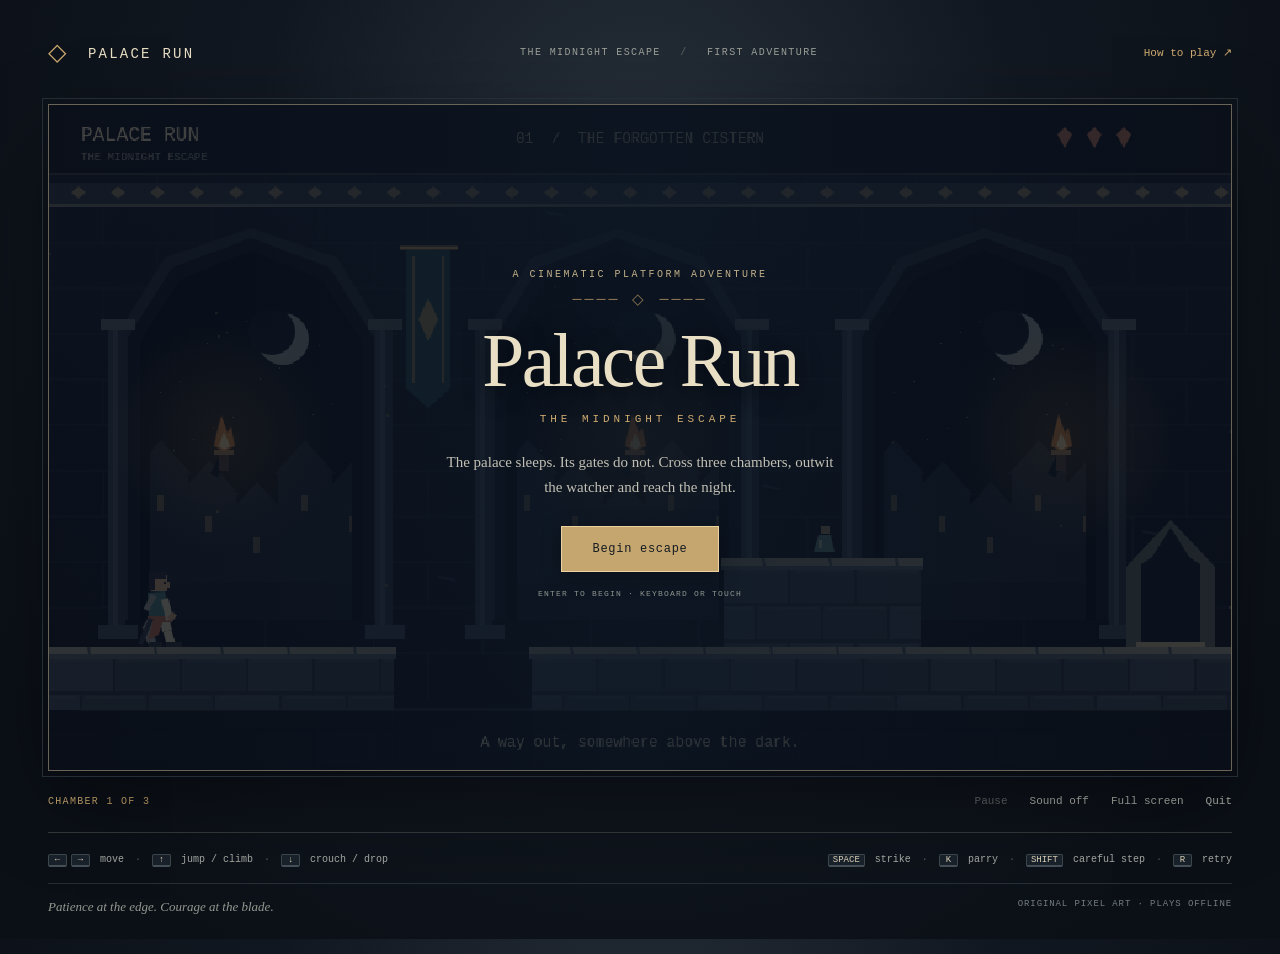
<file: index.html>
<!doctype html>
<html lang="en">
<head>
  <meta charset="utf-8"><meta name="viewport" content="width=device-width, initial-scale=1">
  <meta name="description" content="Palace Run: a short cinematic platform adventure. Cross the palace, face its watcher, escape into the night.">
  <title>Palace Run — The Midnight Escape</title><link rel="stylesheet" href="styles.css">
</head>
<body>
  <main class="shell">
    <header class="masthead">
      <a class="wordmark" href="index.html"><span class="emblem" aria-hidden="true">◇</span> PALACE RUN</a>
      <span class="edition">THE MIDNIGHT ESCAPE <span> / </span> FIRST ADVENTURE</span>
      <a class="text-link" href="install.html">How to play ↗</a>
    </header>
    <section class="game-stage" id="stage" aria-label="Game">
      <canvas id="game" width="960" height="540" tabindex="0" aria-label="Palace Run. Arrow keys move and jump, Space strikes, K parries, Shift walks carefully, Escape pauses." aria-describedby="controls">This game requires Canvas support.</canvas>
      <div class="overlay" id="overlay"><div class="title-card">
        <p class="kicker" id="overlay-kicker">A CINEMATIC PLATFORM ADVENTURE</p><div class="ornament" aria-hidden="true">──── ◇ ────</div>
        <h1 id="overlay-title">Palace Run</h1><p class="subtitle">THE MIDNIGHT ESCAPE</p>
        <p class="story" id="overlay-description">The palace sleeps. Its gates do not. Cross three chambers, outwit the watcher and reach the night.</p>
        <button class="primary" id="primary" type="button">Begin escape</button><p class="start-hint">ENTER TO BEGIN · KEYBOARD OR TOUCH</p>
      </div></div>
    </section>
    <div class="game-toolbar"><span class="room-label" id="room-label">CHAMBER 1 OF 3</span><div class="toolbar-actions">
      <button id="pause" type="button" disabled>Pause</button><button id="sound" type="button" aria-pressed="false">Sound off</button>
      <button id="fullscreen" type="button">Full screen</button><button id="quit" type="button">Quit</button>
    </div></div>
    <div class="touch" aria-label="Touch game controls">
      <button data-key="ArrowLeft" aria-label="Move left">←</button><button data-key="ArrowRight" aria-label="Move right">→</button>
      <button data-key="ArrowUp" aria-label="Jump or climb">↑ Jump</button><button data-key="ArrowDown" aria-label="Crouch or drop">↓</button>
      <button data-key="Space">Strike</button><button data-key="KeyK">Parry</button><button data-key="ShiftLeft">Walk</button>
    </div>
    <section class="controls" id="controls" aria-label="Keyboard controls">
      <p><kbd>←</kbd><kbd>→</kbd> move <span>·</span> <kbd>↑</kbd> jump / climb <span>·</span> <kbd>↓</kbd> crouch / drop</p>
      <p><kbd>SPACE</kbd> strike <span>·</span> <kbd>K</kbd> parry <span>·</span> <kbd>SHIFT</kbd> careful step <span>·</span> <kbd>R</kbd> retry</p>
    </section>
    <footer><span>Patience at the edge. Courage at the blade.</span><span>ORIGINAL PIXEL ART · PLAYS OFFLINE</span></footer>
    <p class="sr-only" role="status" aria-live="polite" id="status"></p>
  </main>
  <script src="src/engine.js"></script><script src="src/render.js"></script><script src="src/game.js"></script>
</body></html>
</file>
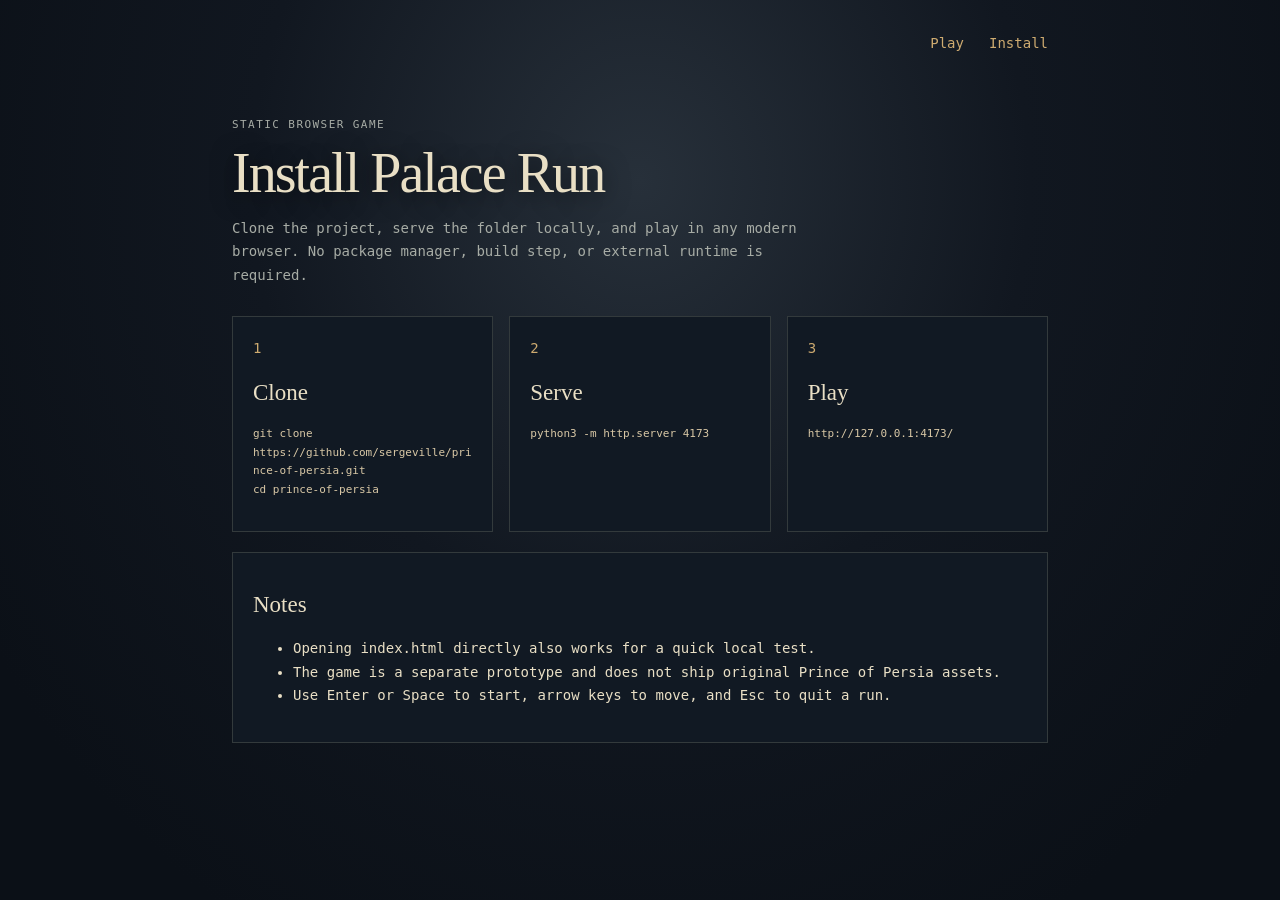
<file: install.html>
<!doctype html>
<html lang="en">
  <head>
    <meta charset="utf-8">
    <meta name="viewport" content="width=device-width, initial-scale=1">
    <title>Install Palace Run</title>
    <link rel="stylesheet" href="styles.css">
  </head>
  <body class="docs-page">
    <main class="install-shell">
      <nav class="top-nav" aria-label="Project navigation">
        <a href="index.html">Play</a>
        <a aria-current="page" href="install.html">Install</a>
      </nav>

      <section class="install-hero">
        <p class="eyebrow">Static browser game</p>
        <h1>Install Palace Run</h1>
        <p>
          Clone the project, serve the folder locally, and play in any modern browser.
          No package manager, build step, or external runtime is required.
        </p>
      </section>

      <section class="install-steps" aria-label="Installation steps">
        <article>
          <span class="step-number">1</span>
          <h2>Clone</h2>
          <pre><code>git clone https://github.com/sergeville/prince-of-persia.git
cd prince-of-persia</code></pre>
        </article>

        <article>
          <span class="step-number">2</span>
          <h2>Serve</h2>
          <pre><code>python3 -m http.server 4173</code></pre>
        </article>

        <article>
          <span class="step-number">3</span>
          <h2>Play</h2>
          <pre><code>http://127.0.0.1:4173/</code></pre>
        </article>
      </section>

      <section class="install-notes">
        <h2>Notes</h2>
        <ul>
          <li>Opening <code>index.html</code> directly also works for a quick local test.</li>
          <li>The game is a separate prototype and does not ship original Prince of Persia assets.</li>
          <li>Use <code>Enter</code> or <code>Space</code> to start, arrow keys to move, and <code>Esc</code> to quit a run.</li>
        </ul>
      </section>
    </main>
  </body>
</html>
</file>
<file: styles.css>
:root { color-scheme: dark; --ink: #e9dfc5; --muted: #939990; --gold: #ceab70; --line: #333a3c; }
* { box-sizing: border-box; }
html, body { margin: 0; min-height: 100%; }
body { background: radial-gradient(ellipse at 50% 20%, #27303a 0, #111720 43%, #0b1017 85%); color: var(--ink); font: 14px ui-monospace, "SFMono-Regular", Menlo, Consolas, monospace; }
button, a { -webkit-tap-highlight-color: transparent; }
button { font: inherit; cursor: pointer; }
button:disabled { opacity: .4; cursor: default; }
button:focus-visible, a:focus-visible, canvas:focus-visible { outline: 2px solid #e4c183; outline-offset: 4px; }
a { color: inherit; }
.shell { max-width: 1248px; padding: 0 32px; margin: 0 auto; }
.masthead { display: flex; align-items: center; justify-content: space-between; gap: 20px; height: 104px; }
.wordmark { font-size: 14px; letter-spacing: .16em; text-decoration: none; white-space: nowrap; }
.emblem { color: var(--gold); font-size: 24px; vertical-align: -2px; margin-right: 9px; }
.edition { color: #9b9f98; font-size: 10px; letter-spacing: .14em; }
.edition span { color: #5c665f; margin: 0 12px; }
.text-link { color: var(--gold); font-size: 11px; text-decoration: none; white-space: nowrap; }
.text-link:hover { color: #f1d6a1; }
.game-stage { position: relative; border: 1px solid #686556; outline: 1px solid #242e36; outline-offset: 5px; box-shadow: 0 30px 80px #0006; background: #0c121c; isolation: isolate; }
canvas { display: block; width: 100%; height: auto; image-rendering: pixelated; touch-action: none; }
.overlay { position: absolute; inset: 0; display: grid; place-items: center; background: linear-gradient(90deg, #080d17bb, #0b1420d9 50%, #080d17bb); text-align: center; padding: 18px; }
.overlay[hidden] { display: none; }
.title-card { width: min(100%, 520px); }
.kicker { color: #c2b088; letter-spacing: .25em; font-size: 10px; margin: 0 0 10px; }
.ornament { font-size: 15px; color: #8e7753; letter-spacing: .2em; margin-bottom: 13px; }
h1 { font-family: Georgia, "Times New Roman", serif; font-weight: 400; font-size: clamp(36px, 5.9vw, 78px); line-height: 1.02; letter-spacing: -.035em; margin: 0 0 14px; text-shadow: 0 4px 24px #0009; }
.subtitle { color: var(--gold); letter-spacing: .36em; font-size: 11px; }
.story { max-width: 390px; margin: 25px auto; color: #c2c0b4; font: 15px/1.7 Georgia, serif; }
.primary { background: #c5a66f; color: #151b22; border: 1px solid #ecd2a1; min-height: 46px; padding: 12px 30px; font-size: 12px; letter-spacing: .06em; box-shadow: 0 4px 20px #0004; }
.primary:hover { background: #e2c28b; }
.start-hint { color: #8f968f; font-size: 8px; letter-spacing: .15em; margin-top: 17px; }
.game-toolbar { display: flex; align-items: center; justify-content: space-between; min-height: 62px; gap: 12px; border-bottom: 1px solid var(--line); }
.room-label { font-size: 10px; color: var(--gold); letter-spacing: .13em; }
.toolbar-actions { display: flex; gap: 22px; }
.toolbar-actions button { border: 0; padding: 9px 0; color: #afb2a9; background: transparent; font-size: 11px; }
.toolbar-actions button:hover:not(:disabled) { color: #f4d496; }
.controls { padding: 17px 0 13px; display: flex; justify-content: space-between; gap: 10px; flex-wrap: wrap; }
.controls p { font-size: 10px; line-height: 2; color: #a7aca5; margin: 0; }
.controls span { color: #4e5c61; padding: 0 5px; }
kbd { display: inline-block; font: 9px ui-monospace, monospace; padding: 0 4px; min-width: 19px; text-align: center; border: 1px solid #3d484d; border-bottom: 2px solid #465058; background: #19212b; border-radius: 2px; color: #e1d7bd; margin-right: 4px; }
footer { display: flex; justify-content: space-between; gap: 12px; padding: 15px 0 24px; border-top: 1px solid #252e37; color: #737d80; font-size: 9px; }
footer span:first-child { font: italic 13px Georgia, serif; color: #93998f; } footer span:last-child { letter-spacing: .1em; }
.touch { display: none; gap: 7px; padding: 16px 0 0; justify-content: center; flex-wrap: wrap; }
.touch button { min-width: 44px; min-height: 44px; border: 1px solid #515b5d; background: #26323f; color: var(--ink); padding: 8px 12px; border-radius: 4px; touch-action: none; user-select: none; }
.touch button:active { background: #816e4a; }
.sr-only { position: absolute; width: 1px; height: 1px; padding: 0; overflow: hidden; clip: rect(0, 0, 0, 0); white-space: nowrap; border: 0; }
.game-stage:fullscreen { display: grid; place-items: center; width: 100%; height: 100%; border: 0; outline: 0; }
.game-stage:fullscreen canvas { width: min(100vw, 177.777vh); max-height: 100vh; }
.game-stage:fullscreen .overlay { position: absolute; }
.docs-page { line-height: 1.7; }
.install-shell { max-width: 880px; padding: 32px; margin: auto; }
.top-nav { display: flex; gap: 25px; justify-content: flex-end; margin-bottom: 60px; }
.top-nav a { color: var(--gold); text-decoration: none; }
.install-hero h1 { font-size: 56px; }
.eyebrow { color: var(--gold); font-size: 11px; letter-spacing: .13em; text-transform: uppercase; }
.install-hero p { color: #a7aca5; max-width: 600px; }
.install-steps { display: grid; grid-template-columns: repeat(3, 1fr); gap: 16px; margin-top: 28px; }
.install-steps article, .install-notes { border: 1px solid var(--line); background: #111923; padding: 20px; min-width: 0; }
.install-steps h2, .install-notes h2 { font: 23px Georgia, serif; }
.step-number { color: var(--gold); }
.install-notes { margin-top: 20px; }
pre { white-space: pre-wrap; overflow-wrap: anywhere; font-size: 11px; color: #d9c8a6; }
@media (pointer: coarse), (max-width: 720px) { .touch { display: flex; } }
@media (max-width: 820px) { .shell { padding: 0 16px; } .masthead { height: 74px; } .edition { display: none; } .story { margin: 16px auto; } .controls { justify-content: center; } .install-steps { grid-template-columns: 1fr; } }
@media (max-width: 580px) { .shell { padding: 0 10px; } .masthead { height: 62px; } .wordmark { font-size: 11px; } .kicker, .ornament, .start-hint { display: none; } .title-card h1 { font-size: 35px; margin-bottom: 8px; } .subtitle { font-size: 8px; } .story { font-size: 12px; margin: 10px auto; max-width: 300px; line-height: 1.4; } .primary { min-height: 38px; padding: 8px 20px; } .toolbar-actions { gap: 13px; } .room-label { font-size: 8px; } .toolbar-actions button { font-size: 10px; } footer { flex-direction: column; } .controls { gap: 2px; } .overlay { padding: 10px; } }
@media (prefers-reduced-motion: reduce) { * { scroll-behavior: auto !important; } }
</file>
